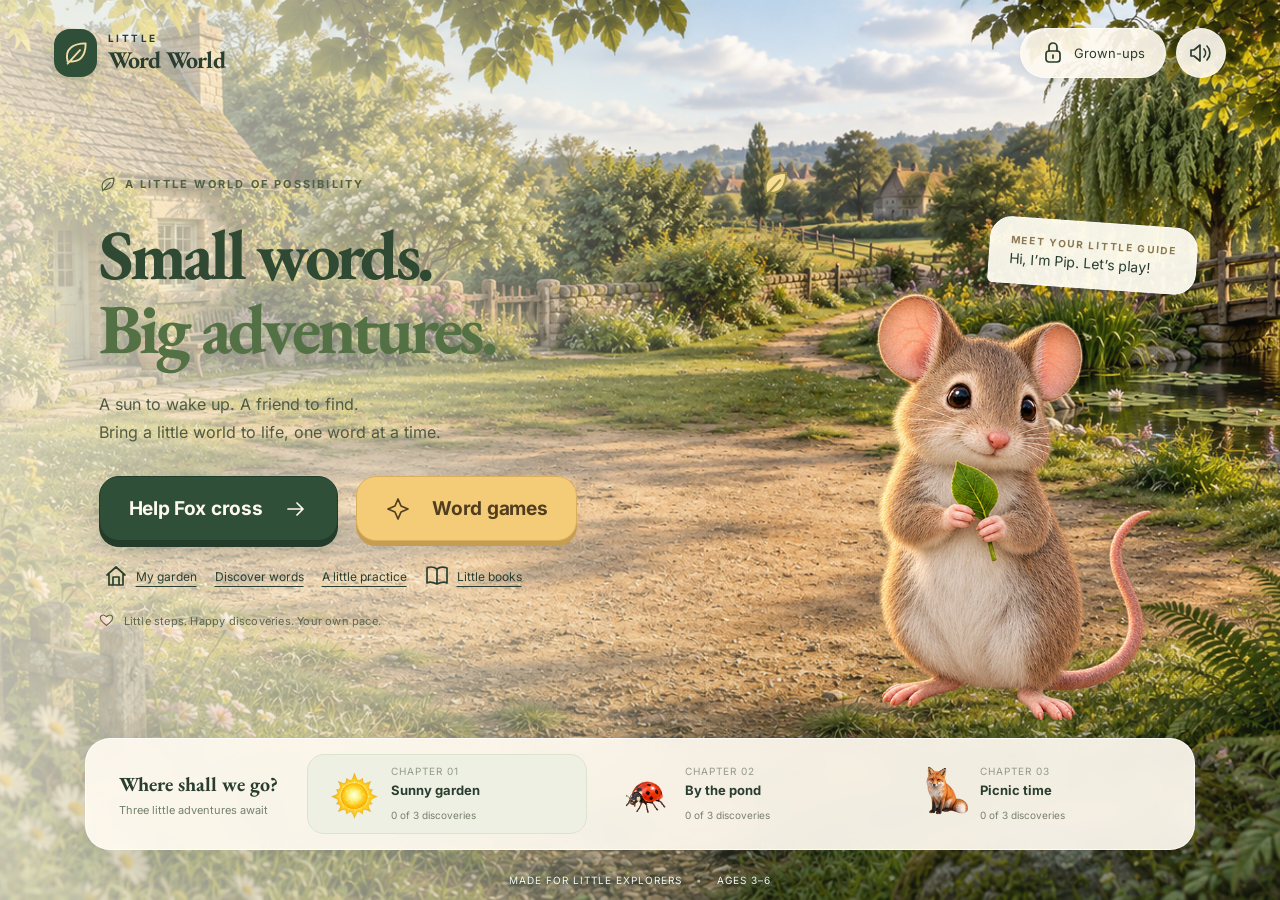
<file: little-word-world/index.html>
<!doctype html>
<html lang="en">
<head>
  <meta charset="utf-8">
  <meta name="viewport" content="width=device-width, initial-scale=1, viewport-fit=cover">
  <meta name="theme-color" content="#405c3d">
  <meta name="description" content="A little garden full of reading adventures. Listen, build words, and bring your world to life with Pip the mouse.">
  <title>Little Word World — A reading adventure</title>
  <link rel="icon" href="data:image/svg+xml,%3Csvg xmlns='http://www.w3.org/2000/svg' viewBox='0 0 64 64'%3E%3Crect width='64' height='64' rx='18' fill='%23405c3d'/%3E%3Cpath d='M16 42C13 20 34 11 49 15C49 35 38 47 22 43L40 24Z' fill='%23f7d78a'/%3E%3C/svg%3E">
  <link rel="preload" as="image" href="assets/garden.png?v=helperfix2">
  <link rel="preload" as="image" href="assets/pip-poses.png?v=helperfix2">
  <link rel="stylesheet" href="style.css?v=helperfix2">
</head>
<body>
  <div class="world-backdrop" aria-hidden="true"></div>
  <div class="world-light" aria-hidden="true"></div>
  <div id="app"></div>
  <div id="overlay-root"></div>
  <div id="particles" aria-hidden="true"></div>
  <div id="announcer" class="sr-only" role="status" aria-live="polite"></div>
  <script type="module" src="app.js?v=helperfix2"></script>
</body>
</html>
</file>
<file: little-word-world/style.css>
@font-face{font-family:'Inter';src:url('assets/fonts/inter-400.woff2') format('woff2');font-weight:400 600;font-display:swap}
@font-face{font-family:'Inter';src:url('assets/fonts/inter-700.woff2') format('woff2');font-weight:700;font-display:swap}
@font-face{font-family:'EB Garamond';src:url('assets/fonts/garden-serif.woff2') format('woff2');font-weight:500 700;font-display:swap}
:root{--forest:#304f38;--green:#456846;--cream:#fffaf0;--ink:#293e30;--muted:#687263;--gold:#e5b861;--shadow:0 16px 50px #25382025;--font:'Inter',ui-rounded,system-ui,sans-serif;--display:'EB Garamond',Georgia,serif}
[hidden]{display:none!important}*{box-sizing:border-box}html,body{margin:0;min-height:100%;color:var(--ink);font-family:var(--font)}body{background:#b5c58b}button,input{font:inherit}button{cursor:pointer;-webkit-tap-highlight-color:transparent;touch-action:manipulation}button:disabled{cursor:default}button:focus-visible,a:focus-visible,input:focus-visible{outline:4px solid #eabf58;outline-offset:5px}button{color:inherit}button svg{pointer-events:none}button:not(:disabled){transition:transform .18s,box-shadow .18s,background .18s}button:not(:disabled):active{transform:translateY(3px) scale(.98)}svg{width:24px;height:24px;vertical-align:middle;fill:none;stroke:currentColor;stroke-width:1.7;stroke-linecap:round;stroke-linejoin:round}h1,h2,h3,p{margin:0}h1,h2,h3{font-family:var(--display);font-weight:600}button,a{-webkit-user-select:none;user-select:none}.sr-only{position:absolute;width:1px;height:1px;padding:0;margin:-1px;overflow:hidden;clip:rect(0,0,0,0);white-space:nowrap;border:0}
.world-backdrop,.world-light{position:fixed;inset:0;pointer-events:none}.world-backdrop{background:url('assets/garden.png?v=helperfix2') center center/cover no-repeat;z-index:-3}.world-light{z-index:-2;background:linear-gradient(90deg,#f9f6e5bc 0%,#f9f6e588 32%,#f9f6e508 60%),linear-gradient(0deg,#20381640,transparent 35%)}body[data-screen=play] .world-light,body[data-screen=success] .world-light{background:#f5f4df26;backdrop-filter:blur(2px)}
#app{min-height:100svh;position:relative;display:flex;flex-direction:column}.topbar{height:106px;padding:24px 4.2%;display:flex;align-items:center;justify-content:space-between;gap:20px;z-index:5}.brand{display:flex;align-items:center;gap:11px;background:none;border:0;text-align:left;padding:0}.brand-emblem{width:43px;height:48px;border-radius:16px;background:var(--forest);display:grid;place-items:center;color:#f4dba4;box-shadow:0 4px 10px #2c492b20}.brand-emblem svg{width:27px;height:27px}.brand-name{font-family:var(--display);font-size:24px;line-height:1.04;letter-spacing:-.8px}.brand-name small{display:block;font-family:var(--font);font-size:10px;letter-spacing:2.5px;font-weight:700;margin-bottom:4px;text-transform:uppercase}.header-tools{display:flex;align-items:center;gap:10px}.round-button,.soft-button{background:#fffaf0e8;border:1px solid #fff8;box-shadow:0 3px 12px #34452510;display:inline-flex;align-items:center;justify-content:center;gap:9px;min-height:48px;border-radius:100px;font-weight:600}.round-button{width:50px;height:50px}.soft-button{padding:12px 20px;font-size:13px}.round-button:hover,.soft-button:hover{background:#fff;box-shadow:0 5px 16px #2b482421}.primary{display:inline-flex;align-items:center;justify-content:center;gap:22px;background:var(--forest);color:var(--cream);border:1px solid #203c2b;border-radius:20px;padding:18px 29px;min-height:65px;box-shadow:0 6px 0 #223b2a,0 12px 22px #20371e26;font-size:19px;font-weight:700;letter-spacing:-.3px}.primary:hover{background:#426847;box-shadow:0 6px 0 #223b2a,0 15px 26px #20371e33}.primary:active{box-shadow:0 2px 0 #223b2a}.primary.gold{background:#f4cc78;border-color:#d9af5f;color:#523e1f;box-shadow:0 5px 0 #c79e51}.text-button{border:0;background:transparent;display:inline-flex;align-items:center;gap:8px;padding:14px 12px;font-size:14px;font-weight:600;text-decoration:underline;text-underline-offset:5px}.eyebrow{font-size:11px;letter-spacing:2.2px;font-weight:700;text-transform:uppercase;color:#526044;display:flex;align-items:center;gap:9px}.eyebrow svg{width:17px;height:17px}
.home-main{flex:1;display:flex;align-items:center;min-height:450px;width:min(1220px,90%);margin:0 auto;position:relative;padding:25px 0 65px}.hero-copy{width:52%;max-width:610px;position:relative;z-index:2;padding-left:3%}.hero-copy .eyebrow{margin-bottom:25px}.hero-copy h1{font-size:clamp(49px,5.5vw,83px);line-height:1.05;letter-spacing:-3.7px;color:#2f4933}.hero-copy h1 em{font-style:normal;color:#547145}.hero-description{font-size:16px;line-height:1.8;max-width:355px;margin:24px 0 29px;color:#4f5b42}.hero-actions{display:flex;gap:18px;align-items:center}.hero-note{display:flex;gap:10px;align-items:center;font-size:11px;letter-spacing:.2px;margin-top:27px;color:#5c674f}.hero-note svg{width:15px;height:15px}.hero-character{position:absolute;right:7%;bottom:18px;height:min(57vh,570px);width:35%;display:flex;justify-content:center;align-items:flex-end;pointer-events:none}.hero-character img{height:100%;max-width:100%;object-fit:contain;filter:drop-shadow(5px 15px 14px #3b40202b);animation:breathe 5s ease-in-out infinite;transform-origin:bottom center}.pip-bubble{position:absolute;top:3%;right:-1%;background:#fffdf2f0;border:1px solid #fff;border-radius:22px 22px 22px 5px;padding:16px 20px;box-shadow:var(--shadow);font-size:14px;transform:rotate(4deg);white-space:nowrap}.pip-bubble small{display:block;font-size:10px;letter-spacing:1.7px;text-transform:uppercase;color:#8c7852;margin-bottom:4px;font-weight:700}.floating-leaf{position:absolute;right:37%;top:10%;color:#f8edc3;filter:drop-shadow(0 3px 3px #455c2430);animation:drift 8s ease-in-out infinite}.floating-leaf svg{width:30px;height:30px;fill:#f7de93;stroke:#9d924d}
.chapter-dock{position:relative;z-index:3;width:min(1110px,90%);margin:0 auto 24px;background:#fffaf0ed;border:1px solid #fffc;border-radius:25px;box-shadow:var(--shadow);padding:15px 18px;display:flex;align-items:center;gap:14px;backdrop-filter:blur(12px)}.dock-label{min-width:160px;padding:0 15px;font-size:11px;color:#73806b;line-height:1.6}.dock-label strong{display:block;font-family:var(--display);font-size:20px;font-weight:600;color:var(--ink);margin-bottom:2px}.chapter-card{display:flex;align-items:center;gap:12px;text-align:left;background:transparent;border:1px solid transparent;border-radius:17px;padding:10px 14px;flex:1;min-width:0}.chapter-card:hover,.chapter-card.selected{background:#edf0e3;border-color:#dce4cd}.chapter-card .sprite{width:57px;height:57px;flex:none}.chapter-card strong{display:block;font-size:13px;margin-bottom:5px}.chapter-card small{font-size:10px;color:#79816d}.chapter-number{font-size:10px;letter-spacing:1px;color:#939b88;display:block;margin-bottom:5px}.sprite{display:inline-block;background-image:url('assets/objects.png?v=helperfix2');background-size:300% 300%;background-repeat:no-repeat;aspect-ratio:1;width:100px;flex-shrink:0}.footer-line{text-align:center;font-size:10px;color:#fff;letter-spacing:1px;text-shadow:0 1px 4px #1b351b;padding-bottom:14px}.footer-line span{padding:0 10px;opacity:.6}
.garden-heading{margin:5px auto 0;text-align:center;background:#fffaf0e8;padding:18px 30px;border-radius:24px;box-shadow:var(--shadow)}.garden-heading h1{font-size:30px;letter-spacing:-1px}.garden-heading p{font-size:12px;color:#6d765f;margin-top:6px}.garden-stage{position:absolute;inset:0;touch-action:none;overflow:hidden}.garden-object{position:absolute;transform:translate(-50%,-50%);width:var(--size);height:var(--size);border:0;background:none;touch-action:none;z-index:2;padding:0;filter:drop-shadow(3px 7px 4px #37412730);cursor:grab}.garden-object .sprite{width:100%;height:100%;pointer-events:none}.garden-object::after{content:attr(data-word);position:absolute;bottom:-12px;left:50%;transform:translateX(-50%);font-size:15px;font-weight:700;letter-spacing:2px;background:#fffaf0ee;border-radius:20px;padding:4px 13px;opacity:0;transition:opacity .2s}.garden-object:hover::after,.garden-object:focus-visible::after,.garden-object.dancing::after{opacity:1}.garden-object.dancing{animation:wiggle .65s ease-in-out}.garden-object.dragging{cursor:grabbing;z-index:4;transition:none;filter:drop-shadow(6px 20px 8px #35402930)}.garden-object:not(:disabled):active{transform:translate(-50%,-50%) scale(1.08)}.garden-empty{position:absolute;left:50%;top:48%;transform:translate(-50%,-50%);text-align:center;background:#fffaf0ed;padding:26px 35px;border-radius:25px;box-shadow:var(--shadow)}.garden-empty p{font-size:16px;line-height:1.6;margin-bottom:20px}.garden-bottom{margin:auto auto 28px;z-index:5;display:flex;align-items:center;gap:14px;padding-top:320px}.garden-bottom .soft-button{min-height:58px;padding:15px 24px}.garden-pip{position:absolute;left:3%;bottom:7%;height:210px;pointer-events:none;filter:drop-shadow(0 10px 8px #36432240)}.garden-progress{display:flex;align-items:center;gap:8px;font-size:12px;background:#fffaf0ed;border-radius:50px;padding:12px 18px}.garden-progress svg{width:20px;height:20px;fill:#d8b665;color:#9d8547}
.quest-layout{width:min(1010px,94%);margin:0 auto;flex:1;display:flex;align-items:center;justify-content:center;position:relative;padding:8px 0 27px}.quest-card{width:min(760px,100%);background:#fffaf1f5;border:1px solid #fff;border-radius:34px;padding:25px 40px 28px;box-shadow:0 20px 80px #223b2430;text-align:center;position:relative;z-index:2;backdrop-filter:blur(12px)}.quest-top{display:flex;align-items:center;justify-content:space-between;gap:12px;margin-bottom:22px}.quest-place{font-size:10px;text-transform:uppercase;letter-spacing:1.7px;font-weight:700;color:#7b8269}.stepper{display:flex;gap:8px;align-items:center}.stepper span{width:26px;height:8px;border-radius:10px;background:#e2e6d7}.stepper span.done{background:#6b8653}.stepper span.current{background:#e9bd66}.quest-top .round-button{height:38px;width:38px;min-height:38px;background:#f0edde;border-color:#e8e3d3}.quest-card h1{font-size:37px;letter-spacing:-1px;line-height:1.2;margin:0 0 8px}.instruction{font-size:14px;color:#77806c;min-height:21px}.listen-button{margin:16px auto 0;border:0;border-radius:50px;padding:10px 17px;min-height:44px;background:#edf0e4;color:#506348;font-size:12px;display:inline-flex;align-items:center;gap:8px}.listen-button svg{width:18px;height:18px}.word-visual{margin:8px auto 6px;display:flex;justify-content:center;align-items:center;gap:27px;min-height:135px}.word-visual .sprite{width:145px;height:145px;filter:drop-shadow(0 6px 6px #3e462411)}.printed-word{font-size:66px;letter-spacing:7px;font-weight:600;font-family:var(--font);line-height:1.2}.printed-word .accent{color:#bd863b;position:relative}.printed-word .accent:after{content:'';position:absolute;bottom:-4px;left:0;right:5px;height:5px;background:#e6c46f;border-radius:5px}.letter-options,.slots,.word-options,.picture-options{display:flex;justify-content:center;align-items:center;gap:16px;flex-wrap:wrap}.letter-tile{width:90px;height:96px;border-radius:17px;background:linear-gradient(150deg,#fff5df,#eed6a7);color:#654b2b;border:2px solid #e3c895;box-shadow:0 6px 0 #c5a477,0 8px 10px #ab895623,inset 0 2px 0 #fff9;font-size:53px;font-weight:600;line-height:1;padding:0}.letter-tile:hover{background:linear-gradient(150deg,#fffbed,#f5e5bf);transform:translateY(-3px)}.letter-tile.used{opacity:.22;box-shadow:0 2px 0 #c5a477;transform:translateY(4px);pointer-events:none}.letter-tile.hint,.choice.hint{animation:hint 1.1s ease-in-out infinite;outline:3px solid #7e9b62;outline-offset:6px}.slots{margin:20px 0 24px;gap:14px}.slot{width:84px;height:91px;border-radius:15px;border:2px dashed #c9c9b0;display:grid;place-items:center;font-size:49px;font-weight:600;color:#c9c6b4;background:#eeecdf66}.slot.filled{color:var(--forest);background:#e1ead4;border:2px solid #b5c9a2;box-shadow:0 4px 0 #bccca9}.slot.next{border-color:#b6a46f;background:#f1e7c770}.build-object{width:110px;height:110px;margin:8px auto 0}.build-object .sprite{width:100%;height:100%}.build-object~.slots{margin-top:9px}.choice{border:2px solid #e0dfca;border-radius:19px;background:#fffdf6;padding:18px 25px;min-height:87px;min-width:130px;box-shadow:0 5px 0 #d4d6c2;font-size:39px;font-weight:600;letter-spacing:3px}.choice:hover{background:#eef2e3;border-color:#a8bc91}.picture-options .choice{padding:8px 14px;min-width:120px}.picture-options .sprite{width:113px;height:113px}.quest-footer{display:flex;align-items:center;justify-content:center;gap:8px;min-height:43px;margin-top:21px;color:#838977;font-size:12px}.quest-footer .text-button{font-size:12px;font-weight:500;color:#7a826f}.quest-feedback{font-size:14px;font-weight:600;color:#526d44;min-height:24px;padding:3px}.quest-pip{position:absolute;left:-42px;bottom:40px;height:240px;z-index:3;pointer-events:none;filter:drop-shadow(0 6px 8px #37452326)}.quest-pip img{height:100%}.pip-caption{position:absolute;bottom:185px;left:-72px;transform:rotate(-7deg);width:160px;background:#fffdf3;padding:13px 14px;border-radius:18px 18px 4px 18px;box-shadow:var(--shadow);font-size:12px;text-align:center}.play-nav{width:min(760px,90%);margin:0 auto 18px;display:flex;align-items:center;justify-content:space-between;font-size:11px;color:#fff;text-shadow:0 1px 5px #142f17}.play-nav .text-button{color:#fff;text-shadow:inherit;font-size:12px;text-decoration:none;background:#243e3970;border-radius:50px;padding:12px 20px}
.success-card{max-width:660px;padding:28px 38px 35px}.success-badge{display:inline-flex;align-items:center;gap:7px;font-size:10px;letter-spacing:2px;text-transform:uppercase;color:#8a713b;background:#f8edcc;border-radius:40px;padding:9px 14px;margin-bottom:15px}.success-badge svg{width:15px;height:15px;fill:#e8c875}.success-object{width:175px;height:175px;margin:5px auto;animation:arrive .7s ease-out both}.success-object .sprite{width:100%;height:100%;filter:drop-shadow(0 12px 8px #60612f1a)}.success-word{font-size:54px;letter-spacing:9px;font-weight:600;color:#49643c;margin:6px 0 10px}.success-card h1{font-size:31px}.success-card p{color:#788169;font-size:13px;line-height:1.7;max-width:400px;margin:10px auto 22px}.success-actions{display:flex;gap:10px;align-items:center;justify-content:center}.success-actions .primary{font-size:16px;min-height:57px;padding:14px 22px}.new-discovery{font-size:11px;color:#8c937c;margin:20px 0 0}.story-line{font-size:clamp(24px,4vw,40px);font-weight:500;letter-spacing:1px;margin:25px 0}.story-cast{display:flex;justify-content:center;gap:20px}.story-cast .sprite{width:145px;height:145px}.story-blank{border-bottom:3px dashed #9ca687;display:inline-block;min-width:80px;color:#aaa}.story-complete{color:#628348}.story-complete .sprite{width:135px;height:135px}
dialog{border:1px solid #fff;border-radius:28px;width:min(630px,calc(100% - 24px));max-height:calc(100svh - 36px);padding:30px;background:var(--cream);color:var(--ink);box-shadow:0 30px 100px #15291450;overflow:auto}dialog::backdrop{background:#18332266;backdrop-filter:blur(8px)}.modal-head{display:flex;align-items:center;justify-content:space-between;gap:15px;margin-bottom:20px}.modal-head h2{font-size:29px;letter-spacing:-.7px}.modal-head .round-button{width:40px;height:40px;min-height:40px;background:#ececdd}.modal-intro{font-size:13px;line-height:1.7;color:#727b65;margin-bottom:20px}.book-grid{display:grid;grid-template-columns:repeat(3,1fr);gap:13px}.book-item{border:1px solid #e3e5d6;background:#f1f2e7;border-radius:18px;padding:12px 5px;display:flex;align-items:center;flex-direction:column;gap:8px;position:relative}.book-item .sprite{width:100px;height:100px}.book-item .word-label{font-size:21px;letter-spacing:3px;font-weight:600}.book-item.locked .sprite{filter:grayscale(1);opacity:.23}.book-item.locked{background:#f2f1e8}.book-item.locked .word-label{font-size:11px;letter-spacing:0;font-weight:400;color:#888e7d}.book-item .book-check{position:absolute;top:8px;right:9px;color:#6b8950}.book-check svg{width:14px;height:14px}.settings-section{border-top:1px solid #e4e5d8;margin-top:22px;padding-top:20px}.settings-section h3{font-size:19px;margin-bottom:12px}.level-option{display:flex;gap:13px;align-items:center;text-align:left;border:1px solid #e0e4d5;background:#fffdf7;width:100%;padding:12px 14px;border-radius:14px;margin-bottom:8px}.level-option.active{border:2px solid #7e9867;background:#eef2e5;padding:11px 13px}.level-option strong{font-size:13px;display:block;margin-bottom:4px}.level-option small{font-size:11px;color:#78816c}.level-dot{width:18px;height:18px;border:2px solid #b7c2aa;border-radius:50%;flex:none}.level-option.active .level-dot{background:#728d5b;box-shadow:inset 0 0 0 3px #eef2e5}.setting-row{display:flex;align-items:center;justify-content:space-between;font-size:13px;margin:14px 0;gap:16px}.switch{width:49px;height:28px;background:#c5cbb9;border:0;border-radius:30px;padding:3px}.switch::after{content:'';display:block;width:22px;height:22px;border-radius:100%;background:#fff;box-shadow:0 1px 4px #283b2925}.switch.on{background:#668453}.switch.on::after{margin-left:21px}.stats{display:flex;gap:8px}.stats div{flex:1;background:#eef0e4;border-radius:14px;text-align:center;padding:14px 5px}.stats strong{display:block;font-family:var(--display);font-size:29px;font-weight:500}.stats small{font-size:10px;color:#78826c}.parent-note{font-size:11px;line-height:1.7;color:#7a816d;margin-top:16px}.parent-note a{color:#536f45}.ai-status{font-size:12px;line-height:1.7;color:#758068;padding:12px;background:#edf0e3;border-radius:12px;margin:12px 0}.ai-progress{width:100%;height:7px;accent-color:#678452}.small-primary{border:0;border-radius:12px;background:var(--forest);color:white;font-size:12px;padding:13px 19px;min-height:44px}.danger-link{border:0;background:none;color:#987052;font-size:11px;text-decoration:underline;text-underline-offset:3px;padding:10px 0}.gate{text-align:center}.gate h3{font-size:37px;margin:20px 0}.gate .choice{font-size:25px;min-width:90px;min-height:65px;padding:14px}.chapter-modal-list{display:flex;flex-direction:column;gap:9px}.chapter-modal-list .chapter-card{border-color:#dfe3d4;width:100%;padding:16px}.chapter-modal-list .chapter-card strong{font-size:17px}.chapter-modal-list .chapter-card small{font-size:12px}.chapter-modal-list .chapter-card .sprite{width:75px;height:75px}.chapter-modal-list .chapter-card span:nth-child(2){flex:1}.story-entry{margin-top:18px;background:#eeeeda;border-radius:16px;padding:15px;display:flex;align-items:center;gap:12px;font-size:12px}.story-entry .soft-button{font-size:11px;padding:9px 14px;margin-left:auto}.model-off{opacity:.65}.confetti{position:fixed;pointer-events:none;z-index:50;width:10px;height:16px;border-radius:3px;animation:confetti 1.8s ease-out forwards}.sparkle{position:fixed;z-index:40;pointer-events:none;color:#e5b74c;animation:spark 1s ease-out forwards;font-size:24px}.toast{position:fixed;left:50%;bottom:100px;transform:translateX(-50%);background:#fffaf0;box-shadow:var(--shadow);padding:14px 24px;border-radius:30px;z-index:20;font-size:14px;text-align:center;pointer-events:none}.loading-pulse{animation:hint 1s infinite}
@keyframes breathe{0%,100%{transform:scale(1)}50%{transform:scale(1.009) translateY(-2px)}}@keyframes drift{0%,100%{transform:rotate(-15deg) translate(0,0)}50%{transform:rotate(20deg) translate(8px,15px)}}@keyframes hint{50%{transform:translateY(-5px);box-shadow:0 5px 0 #b5c895,0 0 0 7px #becda32a}}@keyframes arrive{0%{transform:translateY(30px) scale(.6);opacity:0}65%{transform:translateY(-12px) scale(1.1)}100%{transform:translateY(0) scale(1);opacity:1}}@keyframes wiggle{0%,100%{transform:translate(-50%,-50%) rotate(0)}25%{transform:translate(-50%,-60%) rotate(-9deg)}75%{transform:translate(-50%,-55%) rotate(9deg)}}@keyframes confetti{0%{transform:translate(0,0) rotate(0);opacity:1}100%{transform:translate(var(--dx),var(--dy)) rotate(560deg);opacity:0}}@keyframes spark{to{transform:translateY(-70px) scale(.3);opacity:0}}
body.calm *,body.calm *::before,body.calm *::after{animation:none!important;transition:none!important}@media(prefers-reduced-motion:reduce){*,*::before,*::after{animation:none!important;transition:none!important}}
@media(min-width:1450px){.home-main{padding-top:50px}.hero-character{bottom:35px}.chapter-dock{margin-bottom:35px}}@media(max-width:1050px){.hero-copy{padding-left:0}.hero-character{right:1%;width:39%;height:51vh}.hero-copy h1{font-size:62px}.dock-label{min-width:130px;padding-left:6px}.chapter-dock{gap:5px}.chapter-card{gap:8px;padding:9px}.chapter-card .sprite{width:43px;height:43px}.quest-pip{left:-5px;height:185px;bottom:25px}.pip-caption{display:none}.quest-card{width:min(720px,87%)}.hero-actions{gap:9px}.hero-actions .text-button{font-size:12px}.hero-copy .primary{font-size:17px;padding:17px 23px}.hero-description{max-width:300px;font-size:15px}}
@media(max-width:760px){.topbar{height:86px;padding:17px 5%;gap:8px}.brand-name{font-size:21px}.brand-emblem{width:36px;height:42px;border-radius:12px}.brand-name small{font-size:8px;letter-spacing:2px}.header-tools{gap:7px}.header-tools .soft-button{padding:10px 13px;font-size:11px;min-height:44px}.header-tools .soft-button svg{display:none}.round-button{width:44px;height:44px;min-height:44px}.world-backdrop{background-position:52% center}.home-main{min-height:440px;padding:20px 0 65px}.hero-copy{width:58%;padding:0}.hero-copy .eyebrow{font-size:8px;letter-spacing:1.5px;margin-bottom:18px}.hero-copy h1{font-size:clamp(40px,7.8vw,60px);letter-spacing:-2px}.hero-description{font-size:13px;margin:18px 0 25px;line-height:1.7;max-width:260px}.hero-actions{align-items:flex-start;flex-direction:column;gap:4px}.hero-actions .primary{font-size:17px;min-height:58px;padding:13px 20px;gap:15px;border-radius:16px}.hero-actions .text-button{padding-left:4px;font-size:11px}.hero-note{font-size:9px;margin-top:14px;max-width:200px}.hero-character{height:340px;right:-5%;bottom:39px;width:47%}.pip-bubble{top:5%;right:0;font-size:11px;padding:11px 13px}.pip-bubble small{font-size:8px}.chapter-dock{padding:10px;width:92%;gap:2px;flex-wrap:wrap;border-radius:20px;margin-bottom:14px}.dock-label{flex-basis:100%;padding:2px 9px 7px;font-size:9px;display:flex;justify-content:space-between;align-items:center}.dock-label strong{font-family:var(--font);font-size:11px;margin:0}.chapter-card{gap:5px;padding:7px 4px;align-items:center;flex-direction:column;text-align:center;border-radius:13px}.chapter-card .sprite{width:46px;height:46px}.chapter-card strong{font-size:11px}.chapter-card small{font-size:9px}.chapter-number{display:none}.footer-line{font-size:8px;padding-bottom:9px}.quest-layout{padding:5px 0 15px;align-items:center}.quest-card{width:95%;padding:20px 20px 17px;border-radius:27px}.quest-pip{display:none}.quest-top{margin-bottom:16px}.quest-card h1{font-size:30px}.instruction{font-size:12px}.word-visual{min-height:115px;margin:6px auto;gap:18px}.word-visual .sprite{width:115px;height:115px}.printed-word{font-size:56px}.letter-tile{width:78px;height:85px;font-size:47px;border-radius:14px}.letter-options{gap:13px}.slot{width:70px;height:77px;font-size:43px}.slots{margin:18px 0 24px;gap:13px}.choice{font-size:31px;min-width:98px;min-height:74px;padding:12px 16px;border-radius:15px}.word-options,.picture-options{gap:10px}.picture-options .choice{min-width:91px;padding:7px}.picture-options .sprite{width:88px;height:88px}.quest-footer{margin-top:17px;font-size:11px}.quest-feedback{font-size:12px}.play-nav{font-size:9px;width:90%;margin-bottom:15px}.play-nav .text-button{font-size:11px;padding:10px 15px}.success-card{padding:24px 22px 29px}.success-card h1{font-size:27px}.success-object{width:155px;height:155px}.success-actions{flex-direction:column}.success-actions .primary{width:100%;min-height:55px;font-size:15px}.success-card p{margin-bottom:16px}.success-word{font-size:47px}.success-card .text-button{font-size:12px}.garden-heading{padding:14px 24px;margin:5px 20px 0}.garden-heading h1{font-size:26px}.garden-heading p{font-size:10px}.garden-pip{height:140px;bottom:15%}.garden-object{width:calc(var(--size)*.72);height:calc(var(--size)*.72)}.garden-bottom{margin-bottom:28px;gap:8px;flex-wrap:wrap;justify-content:center}.garden-bottom .primary{font-size:14px;min-height:55px;padding:14px 19px;gap:13px;border-radius:16px}.garden-bottom .soft-button{font-size:12px;min-height:55px;padding:14px 17px}.garden-progress{display:none}.book-grid{gap:9px}.book-item .sprite{width:78px;height:78px}.book-item .word-label{font-size:19px}.book-item.locked .word-label{font-size:10px}dialog{padding:23px}.modal-head h2{font-size:25px}.chapter-modal-list .chapter-card{flex-direction:row;text-align:left;padding:13px;gap:12px}.chapter-modal-list .chapter-card .sprite{width:55px;height:55px}.chapter-modal-list .chapter-card strong{font-size:14px}.chapter-modal-list .chapter-card small{font-size:10px}}
@media(max-width:400px){.topbar{padding-left:4%;padding-right:4%}.brand-name{font-size:19px}.brand-emblem{display:none}.home-main{min-height:415px}.hero-character{height:280px;right:-5%;bottom:50px}.hero-description{max-width:185px;font-size:12px}.hero-copy h1{font-size:40px}.pip-bubble{top:-9%;right:7%}.hero-note{font-size:8px}.quest-card{padding:18px 14px}.quest-card h1{font-size:26px}.letter-tile{width:69px;height:78px}.word-options{gap:7px}.choice{min-width:90px;font-size:28px}.picture-options .choice{min-width:85px;padding:5px}.picture-options .sprite{width:82px;height:82px}.quest-place{font-size:8px;letter-spacing:1.3px}}
@media(max-height:680px) and (min-width:761px){.topbar{height:80px;padding-top:13px;padding-bottom:13px}.home-main{min-height:350px;padding-top:0;padding-bottom:30px}.hero-copy h1{font-size:57px}.hero-description{margin:16px 0 19px}.hero-copy .eyebrow{margin-bottom:17px}.hero-note{margin-top:18px}.hero-character{height:380px;bottom:5px}.chapter-dock{margin-bottom:12px;padding:10px 15px}.quest-layout{padding-bottom:8px}.quest-card{padding:15px 30px}.quest-top{margin-bottom:10px}.quest-card h1{font-size:29px}.word-visual{min-height:93px}.word-visual .sprite{width:100px;height:100px}.listen-button{margin-top:8px}.letter-tile{width:74px;height:77px;font-size:43px}.quest-footer{margin-top:15px;min-height:30px}.build-object{width:75px;height:75px}.slot{width:64px;height:69px;font-size:40px}.slots{margin-bottom:17px}.success-object{width:123px;height:123px}.success-word{font-size:40px}.success-card p{margin:7px auto 15px}.play-nav{margin-bottom:10px}.garden-bottom{padding-top:240px}}

/* The woodland adventure: art stays in fixed coordinates at every screen size. */
.home-shortcuts{display:flex;flex-wrap:wrap;gap:0 8px;margin-top:14px}.home-shortcuts .text-button{font-size:12px;padding:9px 5px}.hero-note{margin-top:16px}.hero-character{width:38%;right:2%}.pip-actor{display:block;width:100%;height:100%;aspect-ratio:1;background:url('assets/pip-poses.png?v=helperfix2') 0 0/200% 200% no-repeat;animation:pip-idle 12s steps(1,end) infinite;filter:drop-shadow(0 6px 6px #303e2020)}.hero-character>.pip-actor{height:auto;aspect-ratio:1;max-height:100%}.quest-pip{width:235px;height:235px;left:-67px}.garden-pip{width:210px;height:210px}.pip-actor.sleepy{animation:none;background-position:100% 100%}@keyframes pip-idle{0%,32%,35%,72%,83%,100%{background-position:0 0}33%,34%,82%{background-position:100% 0}73%,81%{background-position:0 100%}}
.reading-word.speaking{background:#f9df95;box-shadow:0 0 0 4px #edbf58;color:#3c512f}.reading-table{overflow-x:auto}.reading-table table{border-collapse:collapse;width:100%;font-size:12px}.reading-table caption{text-align:left;color:#6d7864;margin-bottom:12px}.reading-table th,.reading-table td{padding:8px;text-align:left;border-bottom:1px solid #dfe4d7}.reading-table thead th{color:#66715e}.reading-table tbody th{font-size:17px;letter-spacing:2px}
.adventure-layout{width:min(1240px,94%);margin:auto;display:grid;grid-template-columns:minmax(0,1fr) 305px;align-items:center;gap:22px;padding:12px 0 36px}.stream-scene{position:relative;aspect-ratio:3/2;width:100%;background:url('assets/stream.png?v=helperfix2') center/100% 100% no-repeat;border-radius:28px;box-shadow:0 16px 55px #25331d40;overflow:hidden;border:1px solid #fff7;isolation:isolate}.adventure-card{background:#fffaf3f5;padding:28px 24px;border-radius:27px;box-shadow:var(--shadow);text-align:left}.adventure-card .eyebrow{font-size:9px;letter-spacing:1.7px}.adventure-card h1{font-size:36px;line-height:1.05;margin:22px 0 12px}.adventure-card p{font-size:13px;line-height:1.7;color:#6a745f;margin:0 0 22px}.adventure-card .primary{font-size:16px;min-height:58px;width:100%;padding:15px 18px;gap:8px}.mission-progress{display:flex;gap:10px;margin-top:17px}.mission-progress>span{width:47px;height:47px;border-radius:50%;background:#e7ecde;border:2px solid transparent;display:grid;place-items:center}.mission-progress>span .sprite{width:39px;height:39px}.mission-progress .current{border-color:#cba25b;background:#fff0c6}.mission-progress .done{background:#e0eacb;color:#516c3f}.adventure-bottom{display:flex;justify-content:space-between;gap:5px;flex-wrap:wrap;margin-top:15px}.adventure-bottom .text-button{font-size:10px;padding:8px 0;min-height:44px}.adventure-actions{display:flex;flex-direction:column;gap:12px}.adventure-actions .text-button{justify-content:center;font-size:11px}.adventure-card .save-note{font-size:10px;line-height:1.65;margin:17px 0 0}.scene-caption{position:absolute;bottom:18px;left:50%;transform:translateX(-50%);background:#fffaf1e8;color:#526145;border:1px solid #fff9;border-radius:30px;padding:10px 18px;font-size:12px;white-space:nowrap;z-index:5}.water-shimmer{position:absolute;inset:48% 37% 5% 37%;background:repeating-linear-gradient(175deg,transparent 0 13px,#f3fbec2c 14px 16px,transparent 18px 25px);border-radius:40%;mix-blend-mode:screen;animation:stream-ripple 4s linear infinite;pointer-events:none;opacity:.5;z-index:0}@keyframes stream-ripple{from{background-position:0 0}to{background-position:8px 50px}}.stream-leaf{position:absolute;top:8%;width:12px;height:23px;background:linear-gradient(40deg,#596c25,#a4b94e);border-radius:80% 10% 70% 10%;opacity:.65;pointer-events:none;animation:woodland-leaf 16s ease-in-out infinite}.leaf-one{left:8%;animation-delay:-5s}.leaf-two{left:83%;animation-delay:-11s;transform:scale(.7)}@keyframes woodland-leaf{0%{transform:translate(0,-60px) rotate(0);opacity:0}15%{opacity:.65}90%{opacity:.5}100%{transform:translate(55px,310px) rotate(210deg);opacity:0}}
.mission-bridge{position:absolute;left:50%;top:64%;width:40%;height:24%;transform:translate(-50%,-50%);filter:drop-shadow(0 7px 4px #1e321f66);z-index:2}.mission-bridge .sprite{width:100%;height:100%}.fox-position{position:absolute;left:11%;top:41%;width:28%;aspect-ratio:1.4;z-index:3;filter:drop-shadow(0 4px 2px #202b233b)}.fox-position.across{left:66%;top:41%}.fox-walker{display:block;width:100%;height:100%;background:url('assets/fox-walk.png?v=helperfix2') 0 0/400% 200% no-repeat}.fox-position.crossing{animation:fox-cross 3.2s linear both}.crossing .fox-walker{animation:fox-steps .8s steps(1,end) infinite}@keyframes fox-cross{from{left:11%}to{left:66%}}@keyframes fox-steps{0%,100%{background-position:0 0}12.5%{background-position:33.333% 0}25%{background-position:66.667% 0}37.5%{background-position:100% 0}50%{background-position:0 100%}62.5%{background-position:33.333% 100%}75%{background-position:66.667% 100%}87.5%{background-position:100% 100%}}.mission-target{position:absolute;left:35%;top:58%;width:31%;height:16%;border:3px dashed #fff8b8;background:#e2b24c44;color:white;text-shadow:0 1px 4px #314823;border-radius:50%;font-size:17px;display:flex;gap:6px;align-items:center;justify-content:center;z-index:5}.mission-token{display:flex;align-items:center;justify-content:center;gap:17px;margin:0 auto 20px;border:2px solid #dce2cf;border-radius:20px;background:#fffaf0;padding:5px 18px;touch-action:none;position:relative;z-index:10;cursor:grab}.mission-token .sprite{width:90px;height:90px}.mission-token>span:last-child{font-size:33px;font-weight:700;letter-spacing:4px}.picnic-cup{position:absolute;left:82%;top:53%;width:8%;height:12%;z-index:3;filter:drop-shadow(0 3px 2px #394e3e45)}.picnic-cup .sprite{width:100%;height:100%}.picnic-pip{position:absolute;left:69%;top:51%;width:14%;aspect-ratio:1;z-index:4}
.library{width:min(1030px,92%);margin:20px auto 40px}.library-heading{text-align:center;background:#fffaf0eb;border-radius:26px;padding:23px;margin:0 auto 26px;max-width:620px}.library-heading .eyebrow{justify-content:center;font-size:9px}.library-heading h1{font-size:44px;margin:12px 0 7px}.library-heading p{font-size:13px;color:#747c66}.book-shelf{display:grid;grid-template-columns:repeat(3,1fr);gap:26px}.book-cover{position:relative;border:1px solid #d7c6a4;border-left:13px solid #7b885a;border-radius:7px 20px 20px 7px;box-shadow:4px 7px 0 #c6bfa5,0 20px 30px #253d3040;padding:25px 18px;background:linear-gradient(140deg,#f8edd7,#ede6ce);text-align:center;display:flex;align-items:center;flex-direction:column;gap:17px}.book-bug{border-left-color:#967953;background:linear-gradient(140deg,#f6edc6,#d5dfc1)}.book-fox{border-left-color:#a76e43;background:linear-gradient(140deg,#fff2d4,#ebd9b8)}.cover-art{width:100%;aspect-ratio:1;display:grid;place-items:center;background:#ffffff45;border-radius:50%;}.cover-art .sprite{width:87%;height:87%}.book-cover strong{font-family:var(--display);font-size:29px;line-height:1.1}.book-cover>span:last-of-type{font-size:12px;font-weight:600}.book-cover small{font-size:10px;color:#70755c}.library-actions{display:flex;justify-content:center;gap:12px;margin:32px auto 0;flex-wrap:wrap}.reader-layout{width:min(1050px,94%);margin:5px auto 25px}.reader-top{display:flex;justify-content:space-between;align-items:center;gap:15px;margin-bottom:18px}.reader-top>span{background:#fffaf0ee;border-radius:25px;padding:13px 18px;font-size:12px}.open-book{display:grid;grid-template-columns:1fr 1fr;background:#fffaf0;border:1px solid #fff8;border-radius:12px 25px 25px 12px;box-shadow:0 12px 0 #cbc6b0,0 25px 50px #203b2840;overflow:hidden;min-height:385px}.book-illustration{position:relative;background:linear-gradient(#fff2c44d,#fff2c415),url('assets/garden.png?v=helperfix2') 48% center/cover no-repeat;border-right:2px solid #d4c9a350;min-height:360px;isolation:isolate}.scene-fox{background-image:linear-gradient(#fff2c422,#fff2c411),url('assets/stream.png?v=helperfix2');background-position:center}.book-character{position:absolute;width:57%;aspect-ratio:1;left:50%;top:50%;transform:translate(-50%,-50%);filter:drop-shadow(0 7px 4px #31413233)}.book-character .sprite{width:100%;height:100%}.page-2.scene-cat .cast-cat{top:60%;width:64%}.page-2.scene-cat .cast-hat{width:36%;top:25%;left:50%;z-index:2}.scene-bug .cast-log{width:78%;top:66%}.page-2.scene-bug .cast-bug{width:23%;top:52%;z-index:3}.scene-fox .cast-log{width:88%;top:68%;left:51%}.scene-fox .cast-fox{width:44%;top:48%;z-index:2}.scene-fox .cast-cup{width:21%;top:62%;left:79%}.scene-fox.page-2 .cast-fox{left:72%;top:47%}.book-page{position:relative;display:flex;justify-content:center;align-items:center;flex-direction:column;gap:16px;padding:40px 26px 30px;background:linear-gradient(90deg,#e6e0ce44,transparent 7%)}.page-number{position:absolute;top:18px;right:24px;font-size:11px;color:#a4a186}.reading-line{display:flex;justify-content:center;align-items:center;gap:7px;flex-wrap:wrap;max-width:380px;margin:18px 0;font-size:44px}.reading-word{font:inherit;font-family:var(--font);font-weight:600;line-height:1.3;letter-spacing:1px;border:0;border-radius:8px;background:none;padding:5px 4px;min-width:44px;min-height:54px}.reading-word:hover{background:#efe8ce}.reading-period{margin-left:-7px}.missing-word{min-width:66px;border-bottom:3px dashed #9daa80;text-align:center;color:#70864b}.book-choices{gap:8px}.book-choices .choice{min-width:76px;padding:6px}.book-choices .sprite{width:76px;height:76px}.book-feedback{font-size:11px;text-align:center;line-height:1.65;color:#727c61}.reader-nav{display:flex;justify-content:space-between;gap:16px;margin-top:32px}.reader-nav .primary{font-size:15px;min-height:52px}.reader-nav :disabled{opacity:.4}.book-ending .eyebrow{justify-content:center;margin:20px auto}.talk-prompt{font-size:15px;color:#6b765f;line-height:1.7;margin:25px 0}.rest-screen{margin:auto;text-align:center;padding:10px 28px 40px;background:#fffaf0e8;border-radius:40px;width:min(520px,91%);box-shadow:var(--shadow)}.rest-pip{width:235px;height:235px;margin:0 auto}.rest-screen .eyebrow{justify-content:center;font-size:9px}.rest-screen h1{font-size:45px;margin:16px 0}.rest-screen p{font-size:14px;line-height:1.9;color:#6c755d;margin-bottom:25px}
@media(max-width:1000px){.adventure-layout{grid-template-columns:minmax(0,1fr) 255px;gap:14px}.adventure-card{padding:20px 18px}.adventure-card h1{font-size:30px}.adventure-card p{font-size:12px}.adventure-card .primary{font-size:14px}.mission-token .sprite{width:68px;height:68px}.mission-token>span:last-child{font-size:27px}.quest-pip{left:-23px;width:185px;height:185px}.book-shelf{gap:18px}.book-cover strong{font-size:25px}}
@media(max-width:760px){.hero-character{width:55%;right:-10%;bottom:62px}.hero-character>.pip-actor{height:auto}.home-shortcuts{max-width:260px;gap:0 7px}.home-shortcuts .text-button{font-size:10px;padding:8px 3px;min-height:40px}.home-shortcuts .text-button svg{display:none}.home-main{min-height:475px}.hero-note{max-width:230px;font-size:9px}.adventure-layout{grid-template-columns:1fr;max-width:580px;margin:0 auto;gap:14px}.adventure-card{padding:22px}.adventure-card h1{margin-top:12px}.adventure-card .eyebrow{display:none}.mission-progress{margin-top:0;float:right}.adventure-card h1{padding-right:160px;font-size:28px;min-height:55px}.adventure-card p{margin:0 0 15px}.adventure-card .primary{font-size:16px;min-height:56px}.adventure-actions{display:grid;grid-template-columns:1fr 1fr}.adventure-actions .primary{grid-column:1/-1}.adventure-actions .text-button{grid-column:1/-1}.mission-token{padding:0 15px;margin-bottom:14px}.mission-token .sprite{width:65px;height:65px}.scene-caption{font-size:10px;bottom:12px;padding:7px 13px}.mission-target{font-size:13px;min-height:44px}.adventure-bottom{margin-top:5px}.garden-pip{width:145px;height:145px}.library-heading h1{font-size:33px}.library-heading p{font-size:12px}.book-shelf{gap:14px;grid-template-columns:repeat(3,minmax(0,1fr))}.book-cover{padding:17px 7px;border-left-width:7px;gap:14px}.book-cover strong{font-size:19px}.book-cover>span:last-of-type{font-size:10px}.book-cover>span:last-of-type svg{display:none}.book-cover small{font-size:8px}.reader-top>span{font-size:10px;padding:12px}.reader-top .soft-button{font-size:11px;padding:10px 13px}.open-book{grid-template-columns:1fr;min-height:0}.book-illustration{min-height:0;aspect-ratio:1.75;border-right:0}.book-character{width:40%;}.page-2.scene-cat .cast-cat{width:43%;top:61%}.page-2.scene-cat .cast-hat{width:24%;top:20%}.scene-bug .cast-log{width:55%;top:72%}.page-2.scene-bug .cast-bug{width:16%;top:45%}.scene-fox .cast-log{width:68%;top:74%}.scene-fox .cast-fox{width:31%;top:42%}.scene-fox .cast-cup{width:15%;top:65%}.scene-fox.page-2 .cast-fox{top:45%}.book-page{padding:20px 15px;gap:10px;min-height:185px}.reading-line{font-size:34px;margin:8px 0;gap:4px;max-width:100%}.reading-word{min-height:48px}.page-number{top:8px;right:14px}.book-choices .sprite{width:66px;height:66px}.book-choices .choice{min-height:70px;min-width:75px}.reader-nav{margin-top:25px}.rest-pip{width:210px;height:210px}.rest-screen h1{font-size:36px}}
@media(max-width:400px){.hero-copy{width:63%}.hero-character{width:53%;right:-9%;bottom:79px}.pip-bubble{right:14%;font-size:9px;top:1%}.hero-description{font-size:11px}.home-main{min-height:480px}.book-shelf{grid-template-columns:1fr;max-width:285px;margin:auto}.book-cover{padding:22px;border-left-width:12px}.book-cover strong{font-size:30px}.book-cover>span:last-of-type{font-size:12px}.book-cover small{font-size:10px}.cover-art{max-width:185px}.adventure-card h1{padding-right:135px;font-size:26px}.mission-progress{gap:5px}.mission-progress>span{width:40px;height:40px}.mission-progress>span .sprite{width:32px;height:32px}}
/* Align the generated walking frames to one paw baseline (atlas rows have different padding). */
.fox-position,.fox-position.across{top:34%}.fox-walker{background-size:409.6% 379.25926%;background-position:1.72265% 21.88329%}
@keyframes fox-steps{0%,100%{background-position:1.72265% 21.88329%}12.5%{background-position:33.59173% 21.61804%}25%{background-position:65.37468% 21.75066%}37.5%{background-position:98.27735% 21.75066%}50%{background-position:1.72265% 81.03448%}62.5%{background-position:34.02239% 80.90186%}75%{background-position:65.97761% 80.90186%}87.5%{background-position:98.19121% 81.03448%}}

/* Three ways to play with the same familiar words and lifelike artwork. */
.wordgames-hub{width:min(1080px,92%);margin:15px auto 40px}
.wordgames-heading{text-align:center;max-width:640px;margin:0 auto 28px;background:#fffaf0ed;border-radius:28px;padding:25px 20px}
.wordgames-heading .eyebrow{justify-content:center;font-size:10px;letter-spacing:1.6px}
.wordgames-heading h1{font-size:46px;margin:10px 0}
.wordgames-heading p{font-size:14px;color:var(--muted);line-height:1.6;margin:0}
.wordgames-menu{display:grid;grid-template-columns:repeat(3,minmax(0,1fr));gap:22px}
.wordgame-door{display:flex;flex-direction:column;align-items:stretch;text-align:left;background:#fff9e9;border:1px solid #fff9;border-radius:28px;box-shadow:var(--shadow);overflow:hidden;padding:0;transition:transform .2s,box-shadow .2s}
.wordgame-door:hover{transform:translateY(-5px);box-shadow:0 20px 40px #25382038}
.door-art{display:block;position:relative;height:225px;margin:12px 12px 0;border-radius:20px;background:radial-gradient(ellipse at 50% 80%,#d9c99c8c,transparent 57%),linear-gradient(150deg,#f7e9c6,#eee7d0)}
.door-pairs .door-art{background:radial-gradient(ellipse at 50% 65%,#b6c78b9c,transparent 60%),linear-gradient(150deg,#e6e9d4,#d8e0c2)}
.door-sentence .door-art{background:radial-gradient(ellipse at 50% 70%,#d9ad819c,transparent 60%),linear-gradient(150deg,#f5e3cd,#eed6b6)}
.door-art>.sprite{position:absolute;aspect-ratio:1;height:auto;filter:drop-shadow(0 5px 4px #34472e22)}
.door-cat{width:58%;left:8%;bottom:11%}.door-hat{width:39%;right:5%;bottom:20%}
.door-bug{width:54%;left:23%;top:0}.door-fox{width:62%;left:0;top:3%}.door-hen{width:41%;right:3%;top:15%}
.door-letters,.door-word,.door-phrase{position:absolute;display:flex;align-items:center;justify-content:center;gap:17px;border:1px solid #d1caa5;border-radius:13px;background:#fffdf2;box-shadow:0 4px 0 #bba77f36;font-weight:700;letter-spacing:2px}
.door-letters{bottom:13px;left:50%;transform:translateX(-50%);padding:7px 24px;font-size:28px}.door-letters svg{width:23px}
.door-word{left:50%;bottom:20px;transform:translateX(-50%);padding:8px 24px;font-size:31px}
.door-phrase{bottom:21px;left:8%;right:8%;padding:13px 6px;font-size:19px;letter-spacing:0}
.door-copy{padding:23px 24px 18px;display:flex;flex-direction:column;gap:9px;flex:1}
.door-copy strong{font-family:var(--display);font-size:32px;line-height:1.1}
.door-copy>span{font-size:12px;line-height:1.75;color:var(--muted)}
.door-play{margin:0 24px 22px;display:flex;justify-content:space-between;align-items:center;font-size:13px;font-weight:700;color:var(--green)}
.wordgames-bottom{display:flex;justify-content:center;align-items:center;flex-wrap:wrap;gap:12px;margin:26px auto 0}
.wordgame-layout{width:min(1020px,94%);margin:3px auto 30px}
.wordgame-card{width:100%;max-width:none;padding:16px 34px 27px;margin:0;overflow:visible}
.wordgame-card h1{font-size:39px;margin:18px 0 8px;line-height:1.15}
.wordgame-card .instruction{font-size:13px;line-height:1.65;margin:0 auto 17px}
.wordgame-top{display:flex;align-items:center;justify-content:space-between;gap:10px;border-bottom:1px solid #dadcc94d;padding-bottom:9px}
.wordgame-top .text-button{padding:8px 0;font-size:12px;min-height:44px}
.wordgame-top>span{font-size:11px;color:var(--muted)}
.puzzle-progress{display:flex;gap:8px}.puzzle-progress i{width:11px;height:11px;border-radius:50%;background:#dadfce;border:2px solid transparent}.puzzle-progress .current{background:var(--gold);border-color:#a7833d;box-shadow:0 0 0 3px #e5b86122}.puzzle-progress .done{background:#789163}
.swap-layout{display:grid;grid-template-columns:1.1fr 1fr;gap:25px;align-items:center;margin:15px auto 8px}
.wordgame-scene{position:relative;isolation:isolate;aspect-ratio:2.1;overflow:hidden;border-radius:23px;border:1px solid #d8dec4;background:linear-gradient(#fff6d02b,#fff6d007),url('assets/garden.png?v=helperfix2') center 66%/cover no-repeat;box-shadow:inset 0 -15px 35px #334b2430}
.swap-layout .wordgame-scene{aspect-ratio:1.25}
.wg-actor{position:absolute;display:block;aspect-ratio:1;transform:translate(-50%,-50%);filter:drop-shadow(0 6px 3px #34452c38)}
.wg-actor>.sprite{width:100%;height:100%}
.actor-cat{left:47%;top:60%;width:37%}.actor-hat{left:47%;top:26%;width:21%;z-index:2}
.actor-dog{left:30%;top:60%;width:48%}.actor-log{left:68%;top:75%;width:48%}
.scene-bug .actor-log{width:61%;left:50%;top:68%}.actor-bug{width:18%;left:53%;top:46%;z-index:2}
.actor-fox{width:45%;left:33%;top:57%}.actor-hen{width:30%;left:73%;top:60%}
.swap-layout .actor-cat{width:58%;top:60%}.swap-layout .actor-hat{width:31%;top:26%}
.not-yet{visibility:hidden}.hat-arrives{animation:hat-arrival .6s ease-out both}.log-arrives{animation:log-arrival .6s ease-out both}
@keyframes hat-arrival{from{transform:translate(-50%,-125%) rotate(-12deg);opacity:0}to{transform:translate(-50%,-50%);opacity:1}}
@keyframes log-arrival{from{transform:translate(20%,-50%) rotate(12deg);opacity:0}to{transform:translate(-50%,-50%);opacity:1}}
.swap-workbench{display:flex;flex-direction:column;align-items:center;gap:18px}
.swap-goal{display:flex;align-items:center;gap:10px;min-height:62px;padding:0 16px;border-radius:20px;background:#e9eddf}
.swap-goal small{font-size:11px;color:#5e6f53}.swap-goal>.sprite{width:65px;height:65px}
.changing-word{display:flex;gap:9px;align-items:center;justify-content:center;font-size:61px;font-weight:700;line-height:1}
.change-letter{width:71px;height:80px;display:grid;place-items:center;border-bottom:3px solid #c9d1b5;border-radius:12px}
.change-target{background:#fff0c9;border:2px dashed #b28b3e;box-shadow:0 5px 0 #d6bc8133}.change-target.changed{border-style:solid;border-color:#849b65;background:#e7efd9}
.swap-letter-bank{display:flex;gap:11px;justify-content:center}.swap-letter-bank .letter-tile{width:68px;height:73px;font-size:40px;margin:0}
.swap-letter-bank .letter-tile:disabled{opacity:.45;transform:none}
.wg-draggable{touch-action:none;position:relative;user-select:none;-webkit-user-select:none;cursor:grab}.wg-draggable:active{cursor:grabbing}
.pair-counter{display:flex;justify-content:center;gap:10px;margin:4px 0 22px}.pair-counter>span{display:grid;place-items:center;width:32px;height:32px;background:#e7eadf;border-radius:50%;color:#7e8b6b}.pair-counter .found{background:#d7e6c1;color:#476239}
.pair-word-bank,.pair-picture-bank{display:grid;grid-template-columns:repeat(3,minmax(0,1fr));gap:18px;max-width:720px;margin:auto}
.pair-word-bank{margin-bottom:23px}.pair-word{border:2px solid #d1d8c0;background:#fffdf4;min-height:76px;border-radius:17px;font-size:35px;font-weight:700;letter-spacing:2px;box-shadow:0 5px 0 #cad0bb66;display:flex;justify-content:center;align-items:center;gap:9px}
.pair-word.selected{border-color:#b78a32;background:#fff0c6;box-shadow:0 0 0 4px #e5b86144,0 5px 0 #c4a46144}
.pair-word.matched{background:#e7eddc;border-color:#a3b68a;box-shadow:none;color:#516b41}
.pair-word.matched svg{width:20px}.pair-picture{display:flex;flex-direction:column;align-items:center;justify-content:center;background:radial-gradient(ellipse at center,#e0e6c76b,transparent 70%),#f6f3e6;border:2px solid #e0dfca;border-radius:22px;padding:7px 8px 11px;min-height:172px;transition:border-color .2s,background .2s}
.pair-picture>.sprite{width:min(100%,145px);height:auto;aspect-ratio:1}.pair-label{height:26px;line-height:26px;font-size:18px;font-weight:700;color:#4d6840;letter-spacing:1px}.pair-label svg{width:17px;height:17px;color:#a0aa88}
.pair-picture.matched{background:#e5eed7;border-color:#94ab79}.pair-picture.hint,.sentence-tile.hint{outline:3px solid #d7ad50;outline-offset:4px;background:#fff1c9}
.game-sentence .wordgame-scene{max-width:650px;margin:0 auto 21px}
.sentence-track{display:flex;justify-content:center;align-items:center;flex-wrap:wrap;gap:8px;min-height:74px;max-width:730px;margin:0 auto 17px;padding:5px 0}
.sentence-space{display:grid;place-items:center;min-width:65px;min-height:66px;padding:5px 15px;border-radius:13px;border:2px dashed #c7cfb8;background:#eeefdf8c;color:#9ba388;font-size:28px;font-weight:700}
.sentence-space.filled{border:2px solid #b9c7a1;background:#e8efdb;color:var(--ink)}.sentence-space.next{border-color:#b19046;background:#fff0c9;color:#a7894e}
.sentence-stop{font-size:36px;margin-left:-4px;align-self:flex-end;padding-bottom:12px}
.sentence-bank{display:flex;justify-content:center;flex-wrap:wrap;gap:12px;min-height:67px;margin:0 auto 2px}
.sentence-tile{font-size:28px;font-weight:700;min-width:64px;min-height:61px;padding:8px 19px;border:2px solid #d6c49e;background:#fff6df;border-radius:13px;box-shadow:0 4px 0 #c8b18455}
.sentence-tile.used{opacity:.2;box-shadow:none}.game-sentence>.text-button{font-size:11px;min-height:44px;margin-top:5px}
.wordgame-feedback{font-size:12px;line-height:1.6;min-height:35px;margin:21px auto 8px;color:#627153}
.wordgame-controls{display:flex;align-items:center;justify-content:center;flex-wrap:wrap;gap:18px}.wordgame-controls .primary{min-height:55px;padding:12px 21px;font-size:15px}.wordgame-controls .text-button{min-height:48px;font-size:13px}
.wordgame-ending p{font-size:14px;line-height:1.8;color:var(--muted)}.wordgame-ending h1{font-size:42px}
.wordgame-totals{display:flex;gap:8px;flex-wrap:wrap;margin:18px 0}.wordgame-totals>span{border-radius:9px;background:#e8edde;padding:8px;font-size:10px;color:#5e7050}
@media(max-width:760px){
 .wordgames-menu{gap:14px}.door-art{height:165px;margin:7px 7px 0}.door-copy{padding:18px 14px 13px}.door-copy strong{font-size:25px}.door-copy>span{font-size:11px}.door-play{margin:0 14px 18px;font-size:12px}.door-phrase{font-size:13px}.door-letters{padding:5px 13px;font-size:24px;gap:7px}.door-word{font-size:26px;padding:5px 17px}
 .wordgames-heading h1{font-size:36px}.wordgames-heading p{font-size:12px}
 .wordgame-card{padding:12px 20px 24px}.wordgame-card h1{font-size:33px}.wordgame-top>span{display:none}.swap-layout{gap:18px}.changing-word{font-size:48px}.change-letter{width:56px;height:69px}.swap-letter-bank{gap:8px}.swap-letter-bank .letter-tile{width:55px;height:63px;font-size:34px}.swap-workbench{gap:13px}.swap-goal>.sprite{width:52px;height:52px}.swap-goal{min-height:52px;padding:0 10px}.swap-goal small{font-size:10px}
 .pair-word-bank,.pair-picture-bank{gap:12px}.pair-word{font-size:30px;min-height:69px}.pair-picture{min-height:130px;padding:7px}.pair-word-bank{margin-bottom:19px}
 .sentence-track{gap:6px}.sentence-space{min-width:53px;min-height:59px;padding:5px 11px;font-size:26px}.sentence-bank{gap:9px}.sentence-tile{min-width:55px;min-height:56px;padding:8px 14px;font-size:26px}
}
@media(max-width:540px){
 .wordgames-hub{width:91%;margin-top:4px}.wordgames-heading{padding:23px 14px}.wordgames-heading h1{font-size:32px}.wordgames-heading .eyebrow{font-size:8px}.wordgames-menu{grid-template-columns:1fr;max-width:350px;margin:auto;gap:18px}.door-art{height:210px;margin:10px 10px 0}.door-copy{padding:19px 21px 11px}.door-copy strong{font-size:31px}.door-copy>span{font-size:12px}.door-play{margin:0 21px 20px}.door-phrase{font-size:20px}.door-word{font-size:31px}.door-letters{font-size:28px;padding:7px 24px;gap:17px}
 .wordgame-card{padding:10px 15px 23px}.wordgame-card h1{font-size:29px;margin-top:17px}.wordgame-card .instruction{font-size:11px;max-width:300px}.wordgame-top .text-button{font-size:11px}
 .swap-layout{grid-template-columns:1fr;gap:14px}.swap-layout .wordgame-scene{aspect-ratio:2.1;width:100%;max-width:380px;margin:auto}.swap-layout .actor-cat{width:37%;top:60%}.swap-layout .actor-hat{width:21%;top:26%}.swap-workbench{display:grid;grid-template-columns:80px auto;justify-content:center;gap:17px}.swap-goal{flex-direction:column;gap:0;padding:7px 4px}.swap-goal small{font-size:9px}.swap-goal>.sprite{width:54px;height:54px}.changing-word{font-size:45px;gap:6px}.change-letter{width:48px;height:64px}.swap-letter-bank{grid-column:1/-1;gap:16px}.swap-letter-bank .letter-tile{width:65px;height:68px;font-size:38px}
 .pair-counter{margin-bottom:19px}.pair-word-bank,.pair-picture-bank{gap:8px}.pair-word{font-size:26px;letter-spacing:1px;border-radius:13px;min-height:66px}.pair-word.matched{gap:3px}.pair-word.matched svg{width:15px}.pair-picture{border-radius:17px;min-height:116px;padding:5px 3px 9px}.pair-label{font-size:16px}
 .game-sentence .wordgame-scene{margin-bottom:13px}.sentence-track{gap:5px;max-width:330px}.sentence-space{min-width:40px;min-height:53px;padding:5px 8px;font-size:22px}.sentence-stop{font-size:29px;padding-bottom:9px}.sentence-bank{gap:8px}.sentence-tile{font-size:24px;min-width:48px;min-height:56px;padding:7px 12px}.wordgame-feedback{font-size:11px;margin-top:16px}.wordgame-controls{gap:10px}.wordgame-controls .primary{font-size:12px;padding:12px 16px}.wordgame-controls .text-button{font-size:11px}.wordgame-ending h1{font-size:33px}
}

.wordgame-controls .listen-button{margin:0}
</file>
